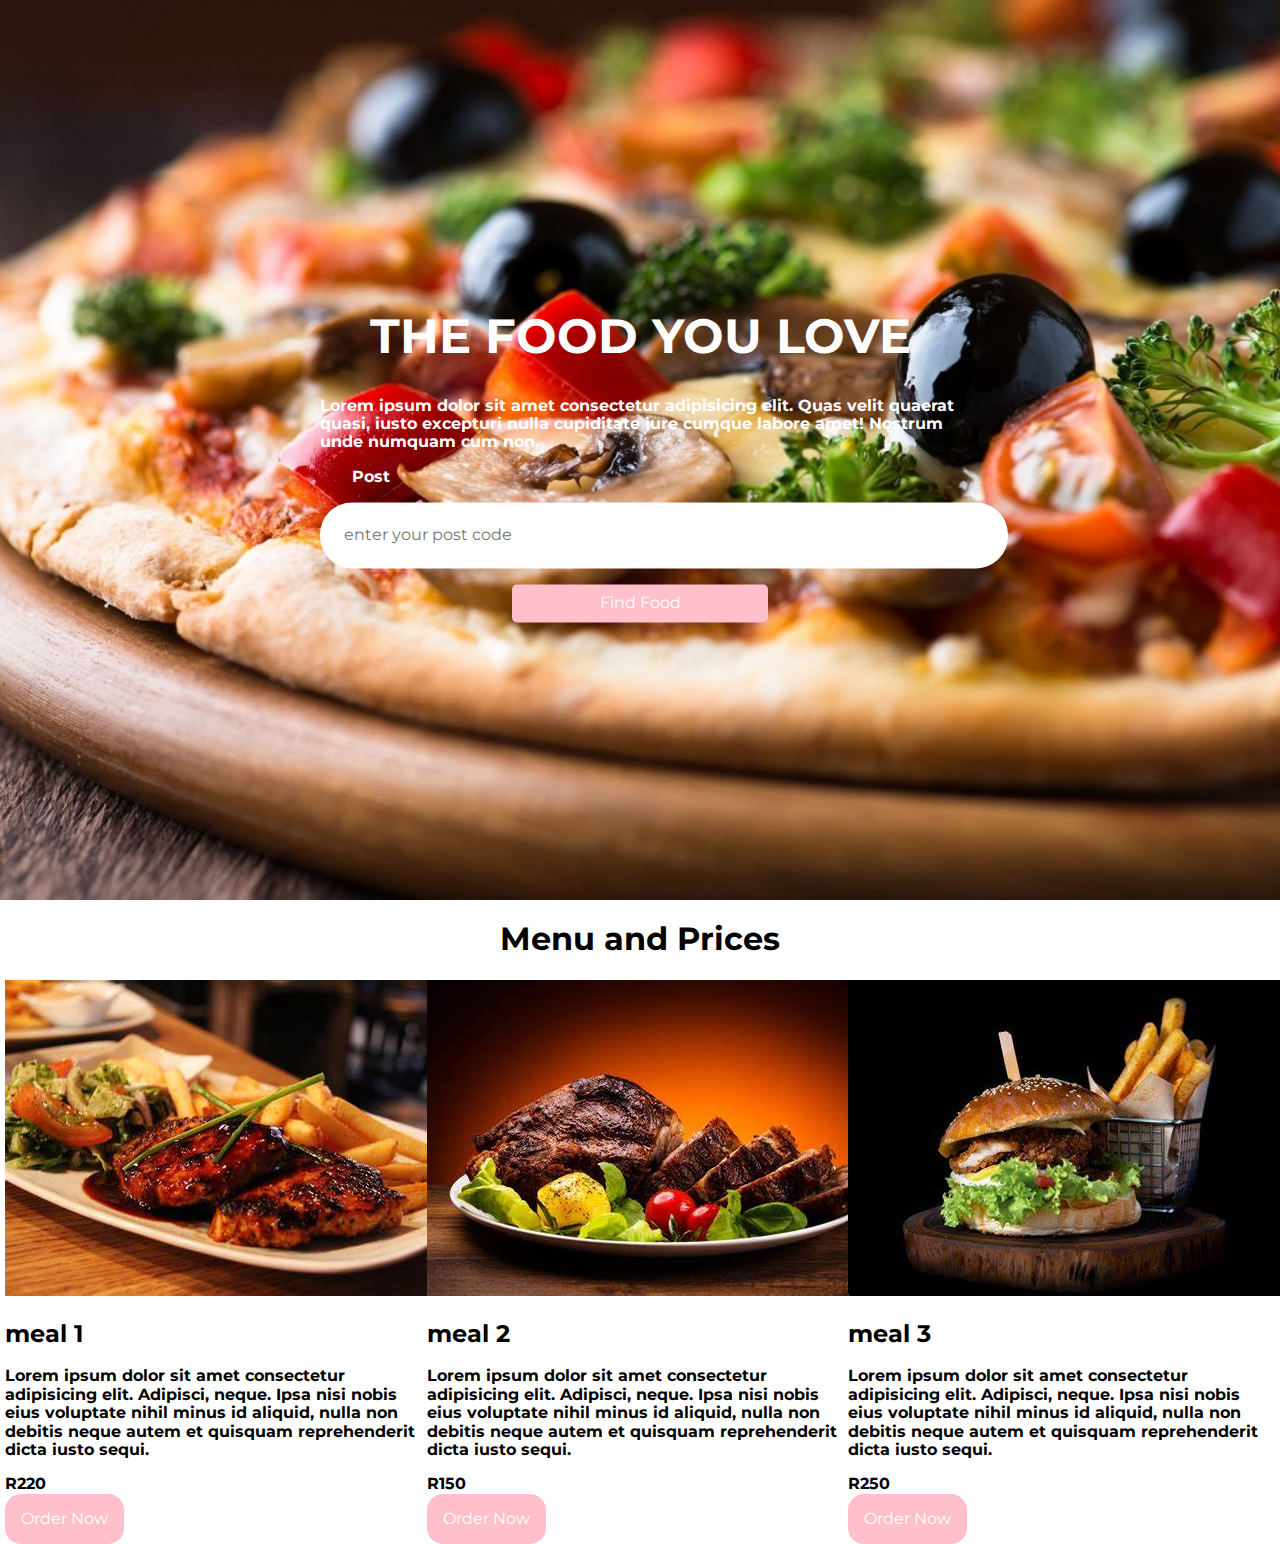
<file: index.html>
<!DOCTYPE html>
<html lang="en">
<head>
    <meta charset="UTF-8">
    <meta name="viewport" content="width=device-width, initial-scale=1.0">
    <link rel="preconnect" href="https://fonts.googleapis.com">
<link rel="preconnect" href="https://fonts.gstatic.com" crossorigin>
<link href="https://fonts.googleapis.com/css2?family=Montserrat:ital,wght@0,100..900;1,100..900&display=swap" rel="stylesheet">
    <link rel="stylesheet" href="css/normalize.css">
    <link rel="stylesheet" href="css/style.css">
    <title>Document</title>
</head>
<body>
    
    <section class="hero_image">
       <div class="hero_wrapper">
        <h1>
            THE FOOD YOU LOVE
        </h1>
        <p>Lorem ipsum dolor sit amet consectetur adipisicing elit. Quas velit quaerat quasi, iusto excepturi nulla cupiditate iure cumque labore amet! Nostrum unde numquam cum non.</p>
       <span>Post</span>
        <form class="form_code">
       <input class="post_code" type="text" placeholder="enter your post code">
    <button type="submit">Find Food</button>
       </form>
    </div>

</section>
<h1>Menu and Prices</h1>
<section class="product">
    <div class="product_list_item">
     <img class="img-responsive" src="images/food1.jpg" alt="food">
     <h2 class="product_heading">
        meal 1
    </h2>
    <p>Lorem ipsum dolor sit amet consectetur adipisicing elit. Adipisci, neque. Ipsa nisi nobis eius voluptate nihil minus id aliquid, nulla non debitis neque autem et quisquam reprehenderit dicta iusto sequi.</p>
    <span class="price">R220</span>
    <button class="btn">Order Now</button>
    </div>
    <div class="product_list_item">
        <img class="img-responsive" src="images/food2.jpeg" alt="food">
        <h2 class="product_heading">
           meal 2
       </h2>
       <p>Lorem ipsum dolor sit amet consectetur adipisicing elit. Adipisci, neque. Ipsa nisi nobis eius voluptate nihil minus id aliquid, nulla non debitis neque autem et quisquam reprehenderit dicta iusto sequi.</p>
       <span class="price"> R150</span>
       <button class="btn">Order Now</button>
       </div>
       <div class="product_list_item">
        <img class="img-responsive" src="images/food3.jpg" alt="food">
        <h2 class="product_heading">
           meal 3
       </h2>
       <p>Lorem ipsum dolor sit amet consectetur adipisicing elit. Adipisci, neque. Ipsa nisi nobis eius voluptate nihil minus id aliquid, nulla non debitis neque autem et quisquam reprehenderit dicta iusto sequi.</p>
       <span class="price">R250</span>
       <button class="btn">Order Now</button>
       </div>
</section>
</body>
</html>
</file>
<file: css/style.css>
body {
    font-family: "Montserrat", sans-serif;
    font-optical-sizing: auto;
    font-weight: bolder;
    font-style: normal;
  }

  /* utility classes*/

.img-responsives{
   max-width: 100%;

}
.hero_image{
     background: url('/images/heroimage.jpeg') no-repeat;
     -webkit-background-size: cover;
     background-size: cover;
     height: 100vh;
     
}
.hero_wrapper{
    color: white;
    position: absolute;
    top: 50%;
    left: 50%;
   transform: translate(-50%, -50%); 

}
.hero_wrapper h1{
    font-size: 3rem;
    text-align: center;

}

.hero_wrapper span {
  margin-left: 2rem;
  display: inline-block;
 margin-bottom: 1rem;

}

.form_code{
  text-align: center;
}



.form_code .post_code{
  display: block;
  width: 100%;
  margin-left: auto;
  margin-right: auto;
  border-radius: 2rem;
  padding: 1.5rem;
  border: none;
  outline: none;

}
.form_code button{
  width: 40%;
  text-align: center;
  background-color:pink;
  color: white;
  padding: .6rem;
  border: none;
  margin: 1rem auto 0rem ;
  border-radius: .3rem;


}

/*product section*/
 .product {
  width: 100%;
  margin-top: 0.3rem;
  margin-left: .3rem;
  margin-right: .3rem;

}
.product_list_item{
  float: left;
  width: 32.33%;
  margin-left: .5rem;
  margin-left: .5rem;

}
.product_list_item:first-of-type{
 margin-left: 0;
}
h1{
text-align: center;

}

.btn{
  background-color: pink;
  color: white;
  padding: 1rem;
  border-radius: 1rem;
  border: none;
}
@media screen  and (max-width:700px){
  .product_list_item{
    width: 100px;
    float: none;

  }

  
}

.price{
  display: block;

  color: black;
}
</file>
